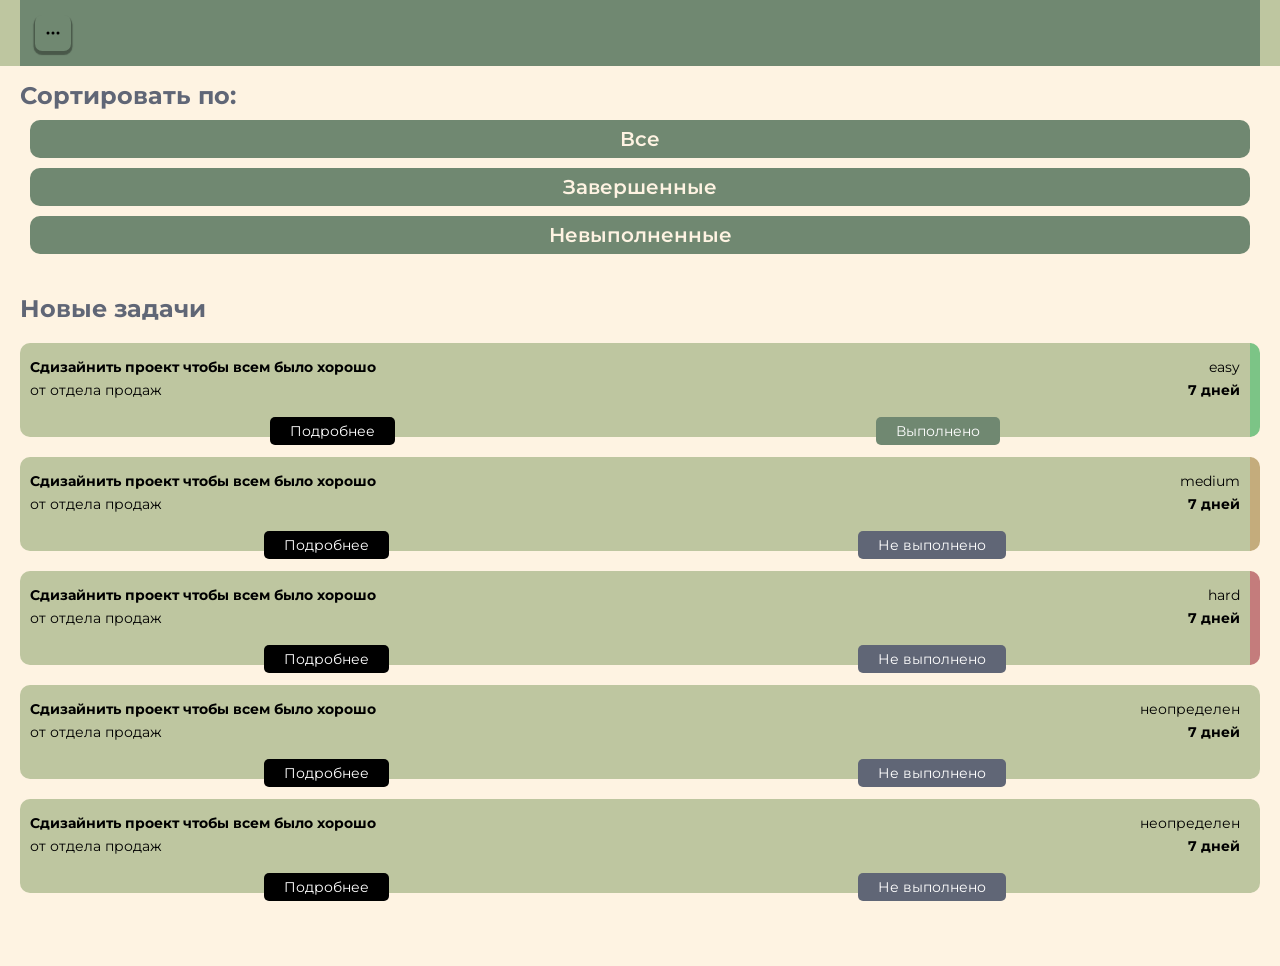
<file: template/index.html>
<!DOCTYPE html>
<html lang="en">
<head>
    <meta charset="UTF-8">
    <meta name="viewport" content="width=device-width, initial-scale=1.0">
    <title>Homepage</title>
    <link rel="stylesheet" href="./css/style.css">
</head>
<body>
    <header class="header">
        <div class="container is-header">
            <button class="menu-btn" onclick="menulistAction()">
                <img src="./images/three-dots.svg" alt="menu">
            </button>            
        </div>
    </header>
    <main>
        <div id="menu-list" style="display: none">
            <div class="container is-list">
                <ul class="menu-list">
                    <li class="menu-list__item">
                        <a href="#" class="menu-list__link">
                            <img src="./images/home.svg" alt="Home">
                            <span>Главная</span>
                        </a>
                    </li>
                    <li class="menu-list__item">
                        <a href="#" class="menu-list__link">
                            <img src="./images/task.svg" alt="Task">
                            <span>Задачи</span>
                        </a>
                    </li>
                    <li class="menu-list__item">
                        <a href="#" class="menu-list__link">
                            <img src="./images/employees.svg" alt="Employees">
                            <span>Сотрудники</span>
                        </a>
                    </li>
                    <li class="menu-list__item">
                        <a href="#" class="menu-list__link">
                            <img src="./images/kodecs.svg" alt="Kodecs">
                            <span>Правила</span>
                        </a>
                    </li>
                    <li class="menu-list__item">
                        <a href="#" class="menu-list__link">
                            <img src="./images/signup.svg" alt="Signup">
                            <span>Регистрация</span>
                        </a>
                    </li>
                    <li class="menu-list__item">
                        <a href="#" class="menu-list__link">
                            <img src="./images/login.svg" alt="Login">
                            <span>Вход</span>
                        </a>
                    </li>
                    <li class="menu-list__item">
                        <a href="#" class="menu-list__link">
                            <img src="./images/logout.svg" alt="Logout">
                            <span>Выход</span>
                        </a>
                    </li>
                </ul>
            </div>
        </div>
        <section class="categories">
            <div class="container">
                <h2 class="title">Сортировать по:</h2>
                <div class="categories-list">
                    <a href="" class="category-item">Все</a>
                    <a href="" class="category-item">Завершенные</a>
                    <a href="" class="category-item">Невыполненные</a>
                </div>
            </div>
        </section>
        <section class="tasks">
            <div class="container">
                <h2 class="title">Новые задачи</h2>
                <div class="tasks-list">
                    <div class="task-card is-easy">
                        <div class="task-card__info">
                            <div class="task-card__title">Сдизайнить проект чтобы всем было хорошо</div>
                            <div class="task-card__complexity ">easy</div>
                            <div class="task-card__title">от отдела продаж</div>
                            <div class="task-card__deadline">7 дней</div>    
                        </div>
                        <div class="task-card__buttons">
                            <a href="" class="task-card__link">Подробнее</a>
                            <div class="status is-done">Выполнено</div>
                        </div>
                    </div>
                    <div class="task-card  is-medium">
                        <div class="task-card__info">
                            <div class="task-card__title">Сдизайнить проект чтобы всем было хорошо</div>
                            <div class="task-card__complexity">medium</div>
                            <div class="task-card__title">от отдела продаж</div>
                            <div class="task-card__deadline">7 дней</div>    
                        </div>                       
                        <div class="task-card__buttons">
                            <a href="" class="task-card__link">Подробнее</a>
                            <div class="status">Не выполнено</div>
                        </div>
                    </div>
                    <div class="task-card  is-hard">
                        <div class="task-card__info">
                            <div class="task-card__title">Сдизайнить проект чтобы всем было хорошо</div>
                            <div class="task-card__complexity">hard</div>
                            <div class="task-card__title">от отдела продаж</div>
                            <div class="task-card__deadline">7 дней</div>    
                        </div>                       
                        <div class="task-card__buttons">
                            <a href="" class="task-card__link">Подробнее</a>
                            <div class="status">Не выполнено</div>
                        </div>
                    </div>
                    <div class="task-card">
                        <div class="task-card__info">
                            <div class="task-card__title">Сдизайнить проект чтобы всем было хорошо</div>
                            <div class="task-card__complexity">неопределен</div>                             
                            <div class="task-card__title">от отдела продаж</div>
                            <div class="task-card__deadline">7 дней</div> 
                        </div>                       
                        <div class="task-card__buttons">
                            <a href="" class="task-card__link">Подробнее</a>
                            <div class="status">Не выполнено</div>
                        </div>
                    </div>
                    <div class="task-card">
                        <div class="task-card__info">
                            <div class="task-card__title">Сдизайнить проект чтобы всем было хорошо</div>
                            <div class="task-card__complexity">неопределен</div>
                            <div class="task-card__title">от отдела продаж</div>
                            <div class="task-card__deadline">7 дней</div>    
                        </div>                       
                        <div class="task-card__buttons">
                            <a href="" class="task-card__link">Подробнее</a>
                            <div class="status">Не выполнено</div>
                        </div>
                    </div>
                </div>
            </div>
        </section>
    </main>


    <script src="./js/script.js"></script>
</body>
</html>
</file>
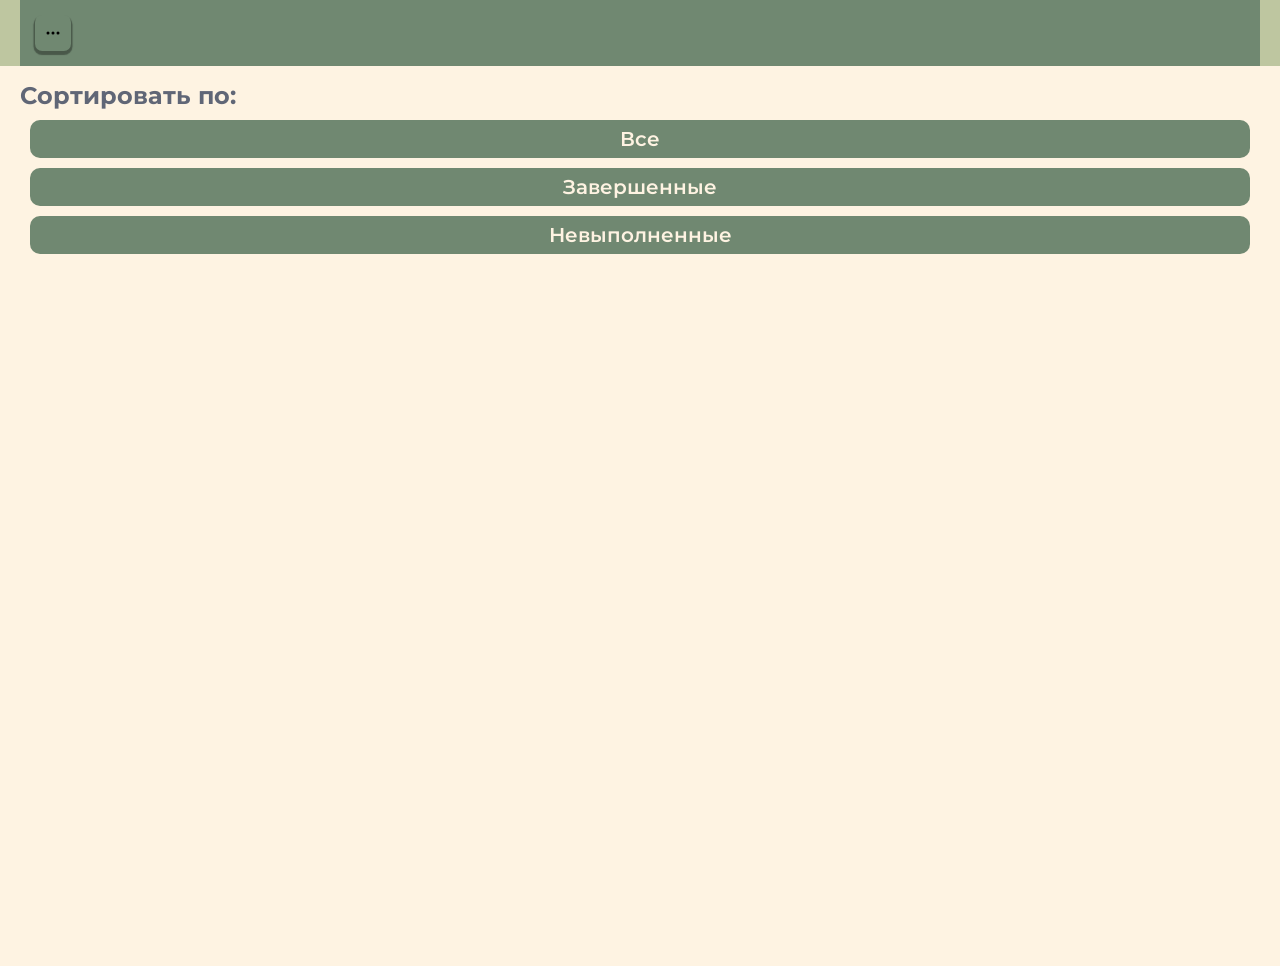
<file: template/categories.html>
<!DOCTYPE html>
<html lang="en">
<head>
    <meta charset="UTF-8">
    <meta name="viewport" content="width=device-width, initial-scale=1.0">
    <title>Categories</title>
    <link rel="stylesheet" href="./css/style.css">
</head>
<body>
    <header class="header">
        <div class="container is-header">
            <button class="menu-btn" onclick="menulistAction()">
                <img src="./images/three-dots.svg" alt="menu">
            </button>            
        </div>
    </header>
    <main>
        <div id="menu-list" style="display: none">
            <div class="container is-list">
                <ul class="menu-list">
                    <li class="menu-list__item">
                        <a href="#" class="menu-list__link">
                            <img src="./images/home.svg" alt="Home">
                            <span>Главная</span>
                        </a>
                    </li>
                    <li class="menu-list__item">
                        <a href="#" class="menu-list__link">
                            <img src="./images/task.svg" alt="Task">
                            <span>Задачи</span>
                        </a>
                    </li>
                    <li class="menu-list__item">
                        <a href="#" class="menu-list__link">
                            <img src="./images/employees.svg" alt="Employees">
                            <span>Сотрудники</span>
                        </a>
                    </li>
                    <li class="menu-list__item">
                        <a href="#" class="menu-list__link">
                            <img src="./images/kodecs.svg" alt="Kodecs">
                            <span>Правила</span>
                        </a>
                    </li>
                    <li class="menu-list__item">
                        <a href="#" class="menu-list__link">
                            <img src="./images/signup.svg" alt="Signup">
                            <span>Регистрация</span>
                        </a>
                    </li>
                    <li class="menu-list__item">
                        <a href="#" class="menu-list__link">
                            <img src="./images/login.svg" alt="Login">
                            <span>Вход</span>
                        </a>
                    </li>
                    <li class="menu-list__item">
                        <a href="#" class="menu-list__link">
                            <img src="./images/logout.svg" alt="Logout">
                            <span>Выход</span>
                        </a>
                    </li>
                </ul>
            </div>
        </div>
        <section class="categories">
            <div class="container">
                <h2 class="title">Сортировать по:</h2>
                <div class="categories-list">
                    <a href="" class="category-item">Все</a>
                    <a href="" class="category-item">Завершенные</a>
                    <a href="" class="category-item">Невыполненные</a>
                </div>
            </div>
        </section>
    </main>


    <script src="./js/script.js"></script>
</body>
</html>
</file>
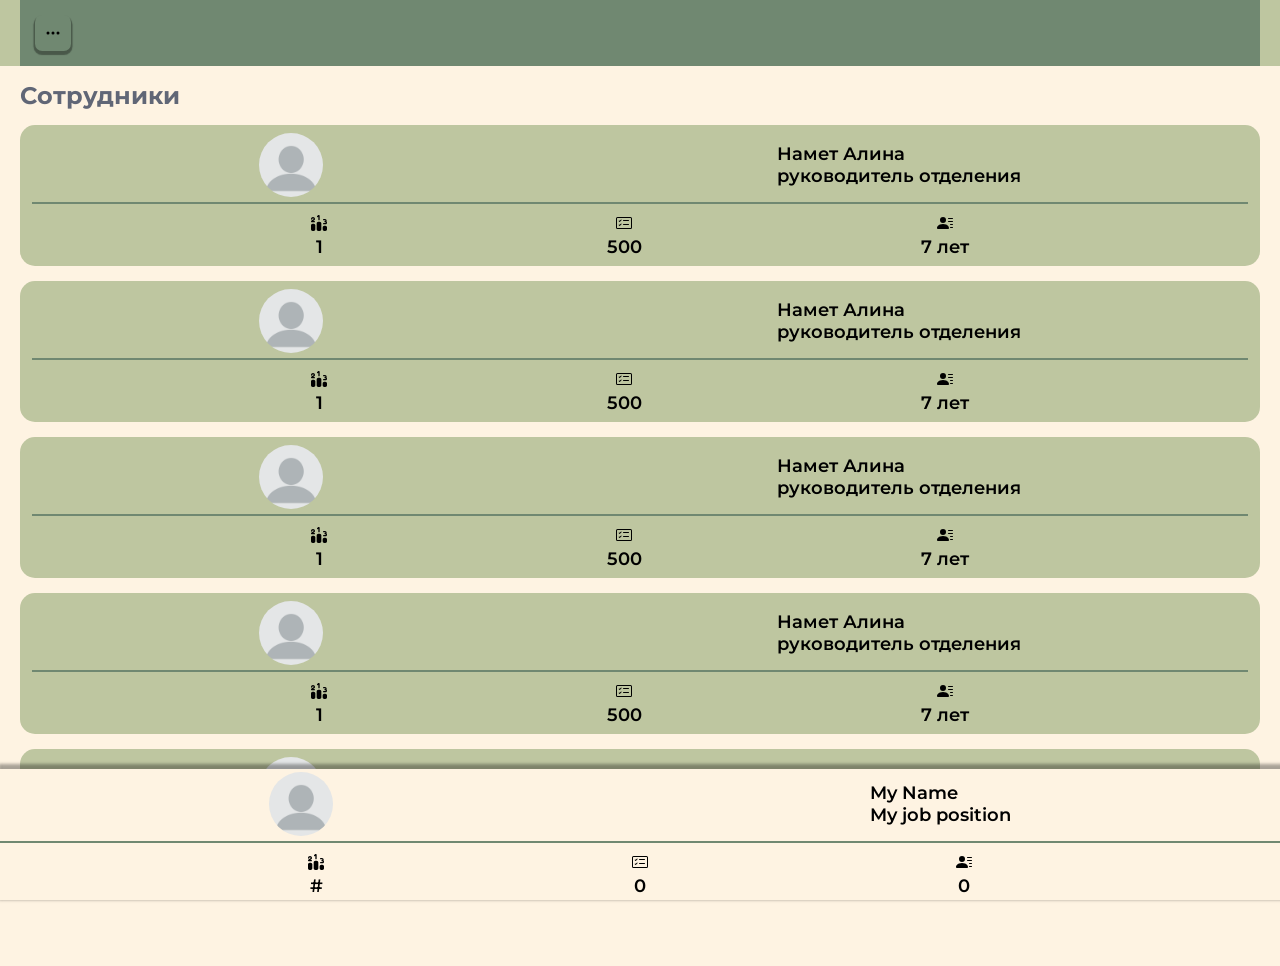
<file: template/employees.html>
<!DOCTYPE html>
<html lang="en">
<head>
    <meta charset="UTF-8">
    <meta name="viewport" content="width=device-width, initial-scale=1.0">
    <title>Employees</title>
    <link rel="stylesheet" href="./css/style.css">
</head>
<body>
    <header class="header">
        <div class="container is-header">
            <button class="menu-btn" onclick="menulistAction()">
                <img src="./images/three-dots.svg" alt="menu">
            </button>            
        </div>
    </header>
    <main>
        <div id="menu-list" style="display: none">
            <div class="container is-list">
                <ul class="menu-list">
                    <li class="menu-list__item">
                        <a href="#" class="menu-list__link">
                            <img src="./images/home.svg" alt="Home">
                            <span>Главная</span>
                        </a>
                    </li>
                    <li class="menu-list__item">
                        <a href="#" class="menu-list__link">
                            <img src="./images/task.svg" alt="Task">
                            <span>Задачи</span>
                        </a>
                    </li>
                    <li class="menu-list__item">
                        <a href="#" class="menu-list__link">
                            <img src="./images/employees.svg" alt="Employees">
                            <span>Сотрудники</span>
                        </a>
                    </li>
                    <li class="menu-list__item">
                        <a href="#" class="menu-list__link">
                            <img src="./images/kodecs.svg" alt="Kodecs">
                            <span>Правила</span>
                        </a>
                    </li>
                    <li class="menu-list__item">
                        <a href="#" class="menu-list__link">
                            <img src="./images/signup.svg" alt="Signup">
                            <span>Регистрация</span>
                        </a>
                    </li>
                    <li class="menu-list__item">
                        <a href="#" class="menu-list__link">
                            <img src="./images/login.svg" alt="Login">
                            <span>Вход</span>
                        </a>
                    </li>
                    <li class="menu-list__item">
                        <a href="#" class="menu-list__link">
                            <img src="./images/logout.svg" alt="Logout">
                            <span>Выход</span>
                        </a>
                    </li>
                </ul>
            </div>
        </div>
        <section class="employees">
            <div class="container">
                <h2 class="title">Сотрудники</h2>
                <div class="employees-list">
                    <div class="employee-card">
                        <div class="person">
                            <img src="./images/profile-photo.png" alt="employee">
                            <div class="who">
                                <p>Намет Алина</p>
                                <p>руководитель отделения</p>
                            </div>
                        </div>
                        <div class="person-info">
                            <div class="ranking">
                                <img src="./images/ranking.svg" alt="ranking">
                                <p>1</p>
                            </div>
                            <div class="num-tasks">
                                <img src="./images/card-checklist.svg" alt="checklist">
                                <p>500</p>
                            </div>
                            <div class="experience">
                                <img src="./images/person-lines.svg" alt="experiencs">
                                <p>7 лет</p>
                            </div>
                        </div>

                    </div>
                    <div class="employee-card">
                        <div class="person">
                            <img src="./images/profile-photo.png" alt="employee">
                            <div class="who">
                                <p>Намет Алина</p>
                                <p>руководитель отделения</p>
                            </div>
                        </div>
                        <div class="person-info">
                            <div class="ranking">
                                <img src="./images/ranking.svg" alt="ranking">
                                <p>1</p>
                            </div>
                            <div class="num-tasks">
                                <img src="./images/card-checklist.svg" alt="checklist">
                                <p>500</p>
                            </div>
                            <div class="experience">
                                <img src="./images/person-lines.svg" alt="experiencs">
                                <p>7 лет</p>
                            </div>
                        </div>
                    </div>
                    <div class="employee-card">
                        <div class="person">
                            <img src="./images/profile-photo.png" alt="employee">
                            <div class="who">
                                <p>Намет Алина</p>
                                <p>руководитель отделения</p>
                            </div>
                        </div>
                        <div class="person-info">
                            <div class="ranking">
                                <img src="./images/ranking.svg" alt="ranking">
                                <p>1</p>
                            </div>
                            <div class="num-tasks">
                                <img src="./images/card-checklist.svg" alt="checklist">
                                <p>500</p>
                            </div>
                            <div class="experience">
                                <img src="./images/person-lines.svg" alt="experiencs">
                                <p>7 лет</p>
                            </div>
                        </div>
                    </div>
                    <div class="employee-card">
                        <div class="person">
                            <img src="./images/profile-photo.png" alt="employee">
                            <div class="who">
                                <p>Намет Алина</p>
                                <p>руководитель отделения</p>
                            </div>
                        </div>
                        <div class="person-info">
                            <div class="ranking">
                                <img src="./images/ranking.svg" alt="ranking">
                                <p>1</p>
                            </div>
                            <div class="num-tasks">
                                <img src="./images/card-checklist.svg" alt="checklist">
                                <p>500</p>
                            </div>
                            <div class="experience">
                                <img src="./images/person-lines.svg" alt="experiencs">
                                <p>7 лет</p>
                            </div>
                        </div>
                    </div>
                    <div class="employee-card">
                        <div class="person">
                            <img src="./images/profile-photo.png" alt="employee">
                            <div class="who">
                                <p>Намет Алина</p>
                                <p>руководитель отделения</p>
                            </div>
                        </div>
                        <div class="person-info">
                            <div class="ranking">
                                <img src="./images/ranking.svg" alt="ranking">
                                <p>1</p>
                            </div>
                            <div class="num-tasks">
                                <img src="./images/card-checklist.svg" alt="checklist">
                                <p>500</p>
                            </div>
                            <div class="experience">
                                <img src="./images/person-lines.svg" alt="experiencs">
                                <p>7 лет</p>
                            </div>
                        </div>
                    </div>
                </div>
            </div>
            <div class="employee-card is-me">
                <div class="person">
                    <img src="./images/profile-photo.png" alt="employee">
                    <div class="who">
                        <p>My Name</p>
                        <p>My job position</p>
                    </div>
                </div>
                <div class="person-info">
                    <div class="ranking">
                        <img src="./images/ranking.svg" alt="ranking">
                        <p>#</p>
                    </div>
                    <div class="num-tasks">
                        <img src="./images/card-checklist.svg" alt="checklist">
                        <p>0</p>
                    </div>
                    <div class="experience">
                        <img src="./images/person-lines.svg" alt="experiencs">
                        <p>0</p>
                    </div>
                </div>
            </div>
        </section>
    </main>


    <script src="./js/script.js"></script>
</body>
</html>
</file>
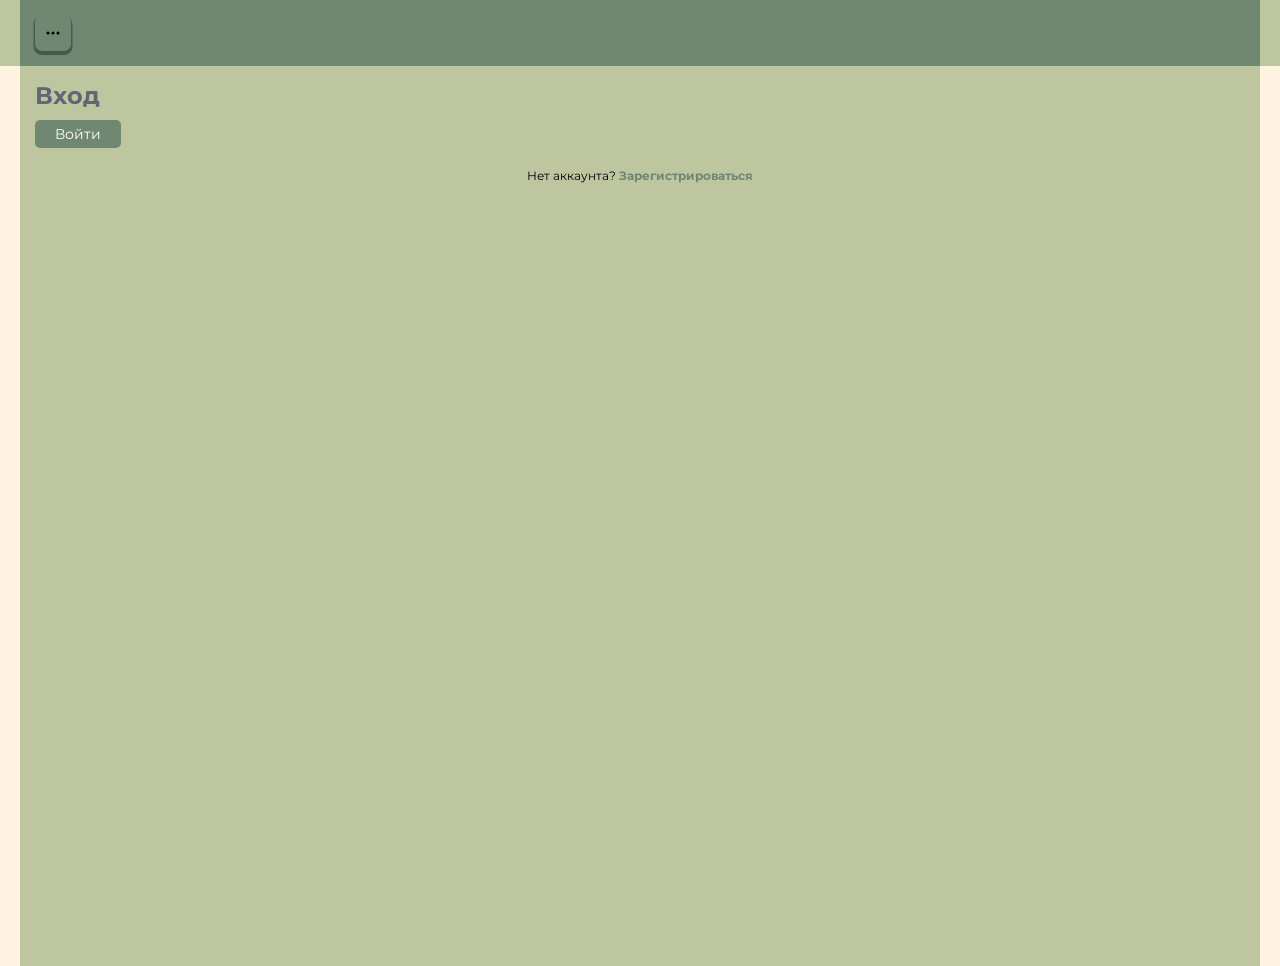
<file: template/login.html>
<!DOCTYPE html>
<html lang="en">
<head>
    <meta charset="UTF-8">
    <meta name="viewport" content="width=device-width, initial-scale=1.0">
    <title>login</title>
    <link rel="stylesheet" href="./css/style.css">
</head>
<body>
    <header class="header">
        <div class="container is-header">
            <button class="menu-btn" onclick="menulistAction()">
                <img src="./images/three-dots.svg" alt="menu">
            </button>            
        </div>
    </header>
    <main>
        <div id="menu-list" style="display: none">
            <div class="container is-list">
                <ul class="menu-list">
                    <li class="menu-list__item">
                        <a href="#" class="menu-list__link">
                            <img src="./images/home.svg" alt="Home">
                            <span>Главная</span>
                        </a>
                    </li>
                    <li class="menu-list__item">
                        <a href="#" class="menu-list__link">
                            <img src="./images/task.svg" alt="Task">
                            <span>Задачи</span>
                        </a>
                    </li>
                    <li class="menu-list__item">
                        <a href="#" class="menu-list__link">
                            <img src="./images/employees.svg" alt="Employees">
                            <span>Сотрудники</span>
                        </a>
                    </li>
                    <li class="menu-list__item">
                        <a href="#" class="menu-list__link">
                            <img src="./images/kodecs.svg" alt="Kodecs">
                            <span>Правила</span>
                        </a>
                    </li>
                    <li class="menu-list__item">
                        <a href="#" class="menu-list__link">
                            <img src="./images/signup.svg" alt="Signup">
                            <span>Регистрация</span>
                        </a>
                    </li>
                    <li class="menu-list__item">
                        <a href="#" class="menu-list__link">
                            <img src="./images/login.svg" alt="Login">
                            <span>Вход</span>
                        </a>
                    </li>
                    <li class="menu-list__item">
                        <a href="#" class="menu-list__link">
                            <img src="./images/logout.svg" alt="Logout">
                            <span>Выход</span>
                        </a>
                    </li>
                </ul>
            </div>
        </div>
        <section class="auth">
            <div class="container is-registration">
                <h2 class="title">Вход</h2>
                <form method="post">
                    <button class="btn-success is-done">Войти</button>
                </form>
                <p class="help">Нет аккаунта? <a href="#" class="help-link">Зарегистрироваться</a></p>
            </div>
        </section>
    </main>


    <script src="./js/script.js"></script>
</body>
</html>
</file>
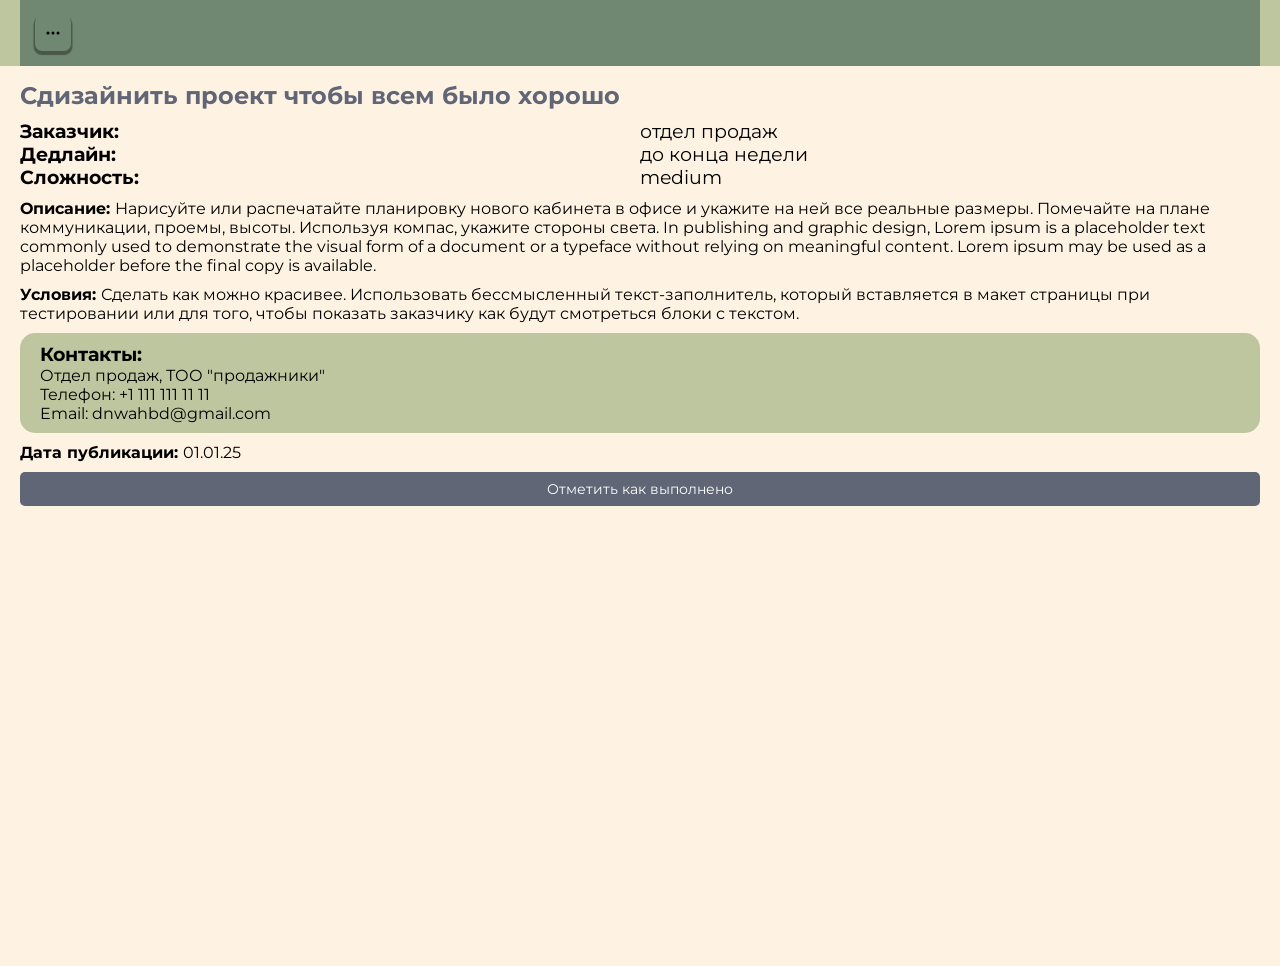
<file: template/post-task.html>
<!DOCTYPE html>
<html lang="en">
<head>
    <meta charset="UTF-8">
    <meta name="viewport" content="width=device-width, initial-scale=1.0">
    <title>Post-task</title>
    <link rel="stylesheet" href="./css/style.css">
</head>
<body>
    <header class="header">
        <div class="container is-header">
            <button class="menu-btn" onclick="menulistAction()">
                <img src="./images/three-dots.svg" alt="menu">
            </button>            
        </div>
    </header>
    <main>
        <div id="menu-list" style="display: none">
            <div class="container is-list">
                <ul class="menu-list">
                    <li class="menu-list__item">
                        <a href="#" class="menu-list__link">
                            <img src="./images/home.svg" alt="Home">
                            <span>Главная</span>
                        </a>
                    </li>
                    <li class="menu-list__item">
                        <a href="#" class="menu-list__link">
                            <img src="./images/task.svg" alt="Task">
                            <span>Задачи</span>
                        </a>
                    </li>
                    <li class="menu-list__item">
                        <a href="#" class="menu-list__link">
                            <img src="./images/employees.svg" alt="Employees">
                            <span>Сотрудники</span>
                        </a>
                    </li>
                    <li class="menu-list__item">
                        <a href="#" class="menu-list__link">
                            <img src="./images/kodecs.svg" alt="Kodecs">
                            <span>Правила</span>
                        </a>
                    </li>
                    <li class="menu-list__item">
                        <a href="#" class="menu-list__link">
                            <img src="./images/signup.svg" alt="Signup">
                            <span>Регистрация</span>
                        </a>
                    </li>
                    <li class="menu-list__item">
                        <a href="#" class="menu-list__link">
                            <img src="./images/login.svg" alt="Login">
                            <span>Вход</span>
                        </a>
                    </li>
                    <li class="menu-list__item">
                        <a href="#" class="menu-list__link">
                            <img src="./images/logout.svg" alt="Logout">
                            <span>Выход</span>
                        </a>
                    </li>
                </ul>
            </div>
        </div>
        <section class="post-task">
            <div class="container">
                <h1 class="title">Сдизайнить проект чтобы всем было хорошо</h1>
                <h3 class="post-task__about">Заказчик: <span>отдел продаж</span></h3>
                <h3 class="post-task__about">Дедлайн: <span>до конца недели</span></h3>
                <h3 class="post-task__about">Сложность: <span>medium</span></h3>
                <p class="post-task__content"><strong>Описание: </strong>Нарисуйте или распечатайте планировку нового кабинета в офисе и укажите на ней все реальные размеры. Помечайте на плане коммуникации, проемы, высоты. Используя компас, укажите стороны света. In publishing and graphic design, Lorem ipsum is a placeholder text commonly used to demonstrate the visual form of a document or a typeface without relying on meaningful content. Lorem ipsum may be used as a placeholder before the final copy is available.</p>
                <p class="post-task__content"><strong>Условия: </strong>Сделать как можно красивее. Использовать бессмысленный текст-заполнитель, который вставляется в макет страницы при тестировании или для того, чтобы показать заказчику как будут смотреться блоки с текстом.</p>
                <div class="post-task__contacts">
                    <h3 class="post-task__about">Контакты:</h3>
                    <ul class="post-task__address">
                        <li>Отдел продаж, ТОО "продажники"</li>
                        <li>Телефон: +1 111 111 11 11</li>
                        <li>Email: dnwahbd@gmail.com</li>
                    </ul>
                </div>
                <p class="post-task__content"><strong>Дата публикации: </strong>01.01.25</p>
                <button class="btn-success is-allwidth">Отметить как выполнено</button>
            </div>
        </section>
    </main>


    <script src="./js/script.js"></script>
</body>
</html>
</file>
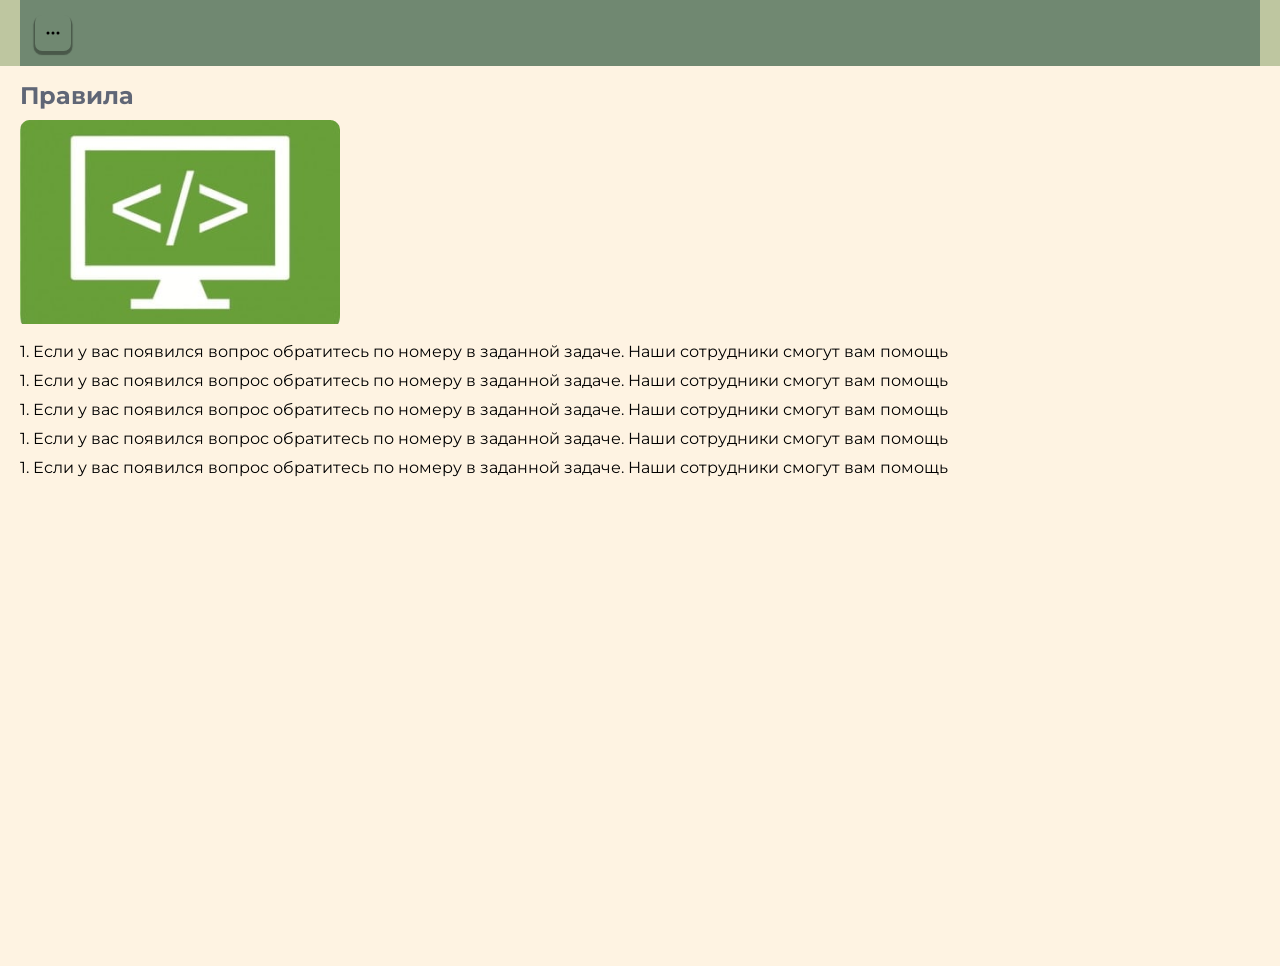
<file: template/rules.html>
<!DOCTYPE html>
<html lang="en">
<head>
    <meta charset="UTF-8">
    <meta name="viewport" content="width=device-width, initial-scale=1.0">
    <title>Rules</title>
    <link rel="stylesheet" href="./css/style.css">
</head>
<body>
    <header class="header">
        <div class="container is-header">
            <button class="menu-btn" onclick="menulistAction()">
                <img src="./images/three-dots.svg" alt="menu">
            </button>            
        </div>
    </header>
    <main>
        <div id="menu-list" style="display: none">
            <div class="container is-list">
                <ul class="menu-list">
                    <li class="menu-list__item">
                        <a href="#" class="menu-list__link">
                            <img src="./images/home.svg" alt="Home">
                            <span>Главная</span>
                        </a>
                    </li>
                    <li class="menu-list__item">
                        <a href="#" class="menu-list__link">
                            <img src="./images/task.svg" alt="Task">
                            <span>Задачи</span>
                        </a>
                    </li>
                    <li class="menu-list__item">
                        <a href="#" class="menu-list__link">
                            <img src="./images/employees.svg" alt="Employees">
                            <span>Сотрудники</span>
                        </a>
                    </li>
                    <li class="menu-list__item">
                        <a href="#" class="menu-list__link">
                            <img src="./images/kodecs.svg" alt="Kodecs">
                            <span>Правила</span>
                        </a>
                    </li>
                    <li class="menu-list__item">
                        <a href="#" class="menu-list__link">
                            <img src="./images/signup.svg" alt="Signup">
                            <span>Регистрация</span>
                        </a>
                    </li>
                    <li class="menu-list__item">
                        <a href="#" class="menu-list__link">
                            <img src="./images/login.svg" alt="Login">
                            <span>Вход</span>
                        </a>
                    </li>
                    <li class="menu-list__item">
                        <a href="#" class="menu-list__link">
                            <img src="./images/logout.svg" alt="Logout">
                            <span>Выход</span>
                        </a>
                    </li>
                </ul>
            </div>
        </div>
        <section class="rules">
            <div class="container">
                <h2 class="title">Правила</h2>
                <img src="./images/computer.png" alt="computer">
                <div class="rules-list">
                    <div class="rules-card">
                        <p class="post-task__content">1. Если у вас появился вопрос обратитесь по номеру в заданной задаче. Наши сотрудники смогут вам помощь 
                        </p>
                    </div>
                    <div class="rules-card">
                        <p class="post-task__content">1. Если у вас появился вопрос обратитесь по номеру в заданной задаче. Наши сотрудники смогут вам помощь 
                        </p>
                    </div>
                    <div class="rules-card">
                        <p class="post-task__content">1. Если у вас появился вопрос обратитесь по номеру в заданной задаче. Наши сотрудники смогут вам помощь 
                        </p>
                    </div>
                    <div class="rules-card">
                        <p class="post-task__content">1. Если у вас появился вопрос обратитесь по номеру в заданной задаче. Наши сотрудники смогут вам помощь 
                        </p>
                    </div>
                    <div class="rules-card">
                        <p class="post-task__content">1. Если у вас появился вопрос обратитесь по номеру в заданной задаче. Наши сотрудники смогут вам помощь 
                        </p>
                    </div>
                </div>
            </div>
        </section>
    </main>


    <script src="./js/script.js"></script>
</body>
</html>
</file>
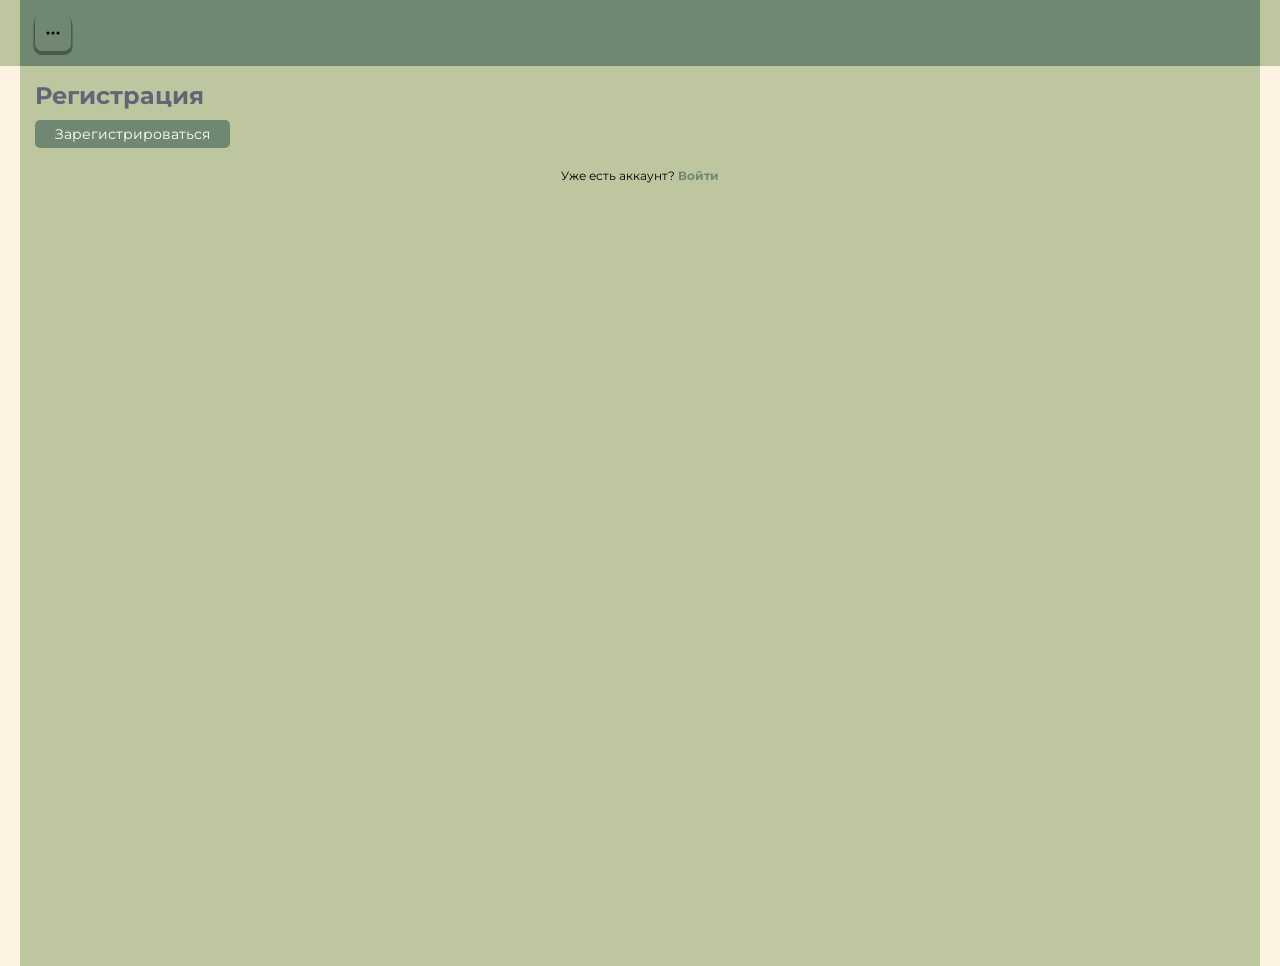
<file: template/sign-up.html>
<!DOCTYPE html>
<html lang="en">
<head>
    <meta charset="UTF-8">
    <meta name="viewport" content="width=device-width, initial-scale=1.0">
    <title>sign-up</title>
    <link rel="stylesheet" href="./css/style.css">
</head>
<body>
    <header class="header">
        <div class="container is-header">
            <button class="menu-btn" onclick="menulistAction()">
                <img src="./images/three-dots.svg" alt="menu">
            </button>            
        </div>
    </header>
    <main>
        <div id="menu-list" style="display: none">
            <div class="container is-list">
                <ul class="menu-list">
                    <li class="menu-list__item">
                        <a href="#" class="menu-list__link">
                            <img src="./images/home.svg" alt="Home">
                            <span>Главная</span>
                        </a>
                    </li>
                    <li class="menu-list__item">
                        <a href="#" class="menu-list__link">
                            <img src="./images/task.svg" alt="Task">
                            <span>Задачи</span>
                        </a>
                    </li>
                    <li class="menu-list__item">
                        <a href="#" class="menu-list__link">
                            <img src="./images/employees.svg" alt="Employees">
                            <span>Сотрудники</span>
                        </a>
                    </li>
                    <li class="menu-list__item">
                        <a href="#" class="menu-list__link">
                            <img src="./images/kodecs.svg" alt="Kodecs">
                            <span>Правила</span>
                        </a>
                    </li>
                    <li class="menu-list__item">
                        <a href="#" class="menu-list__link">
                            <img src="./images/signup.svg" alt="Signup">
                            <span>Регистрация</span>
                        </a>
                    </li>
                    <li class="menu-list__item">
                        <a href="#" class="menu-list__link">
                            <img src="./images/login.svg" alt="Login">
                            <span>Вход</span>
                        </a>
                    </li>
                    <li class="menu-list__item">
                        <a href="#" class="menu-list__link">
                            <img src="./images/logout.svg" alt="Logout">
                            <span>Выход</span>
                        </a>
                    </li>
                </ul>
            </div>
        </div>
        <section class="auth">
            <div class="container is-registration">
                <h2 class="title">Регистрация</h2>
                <form method="post">
                    <button class="btn-success is-done">Зарегистрироваться</button>
                </form>
                <p class="help">Уже есть аккаунт? <a href="#" class="help-link">Войти</a></p>
            </div>
        </section>
    </main>


    <script src="./js/script.js"></script>
</body>
</html>
</file>
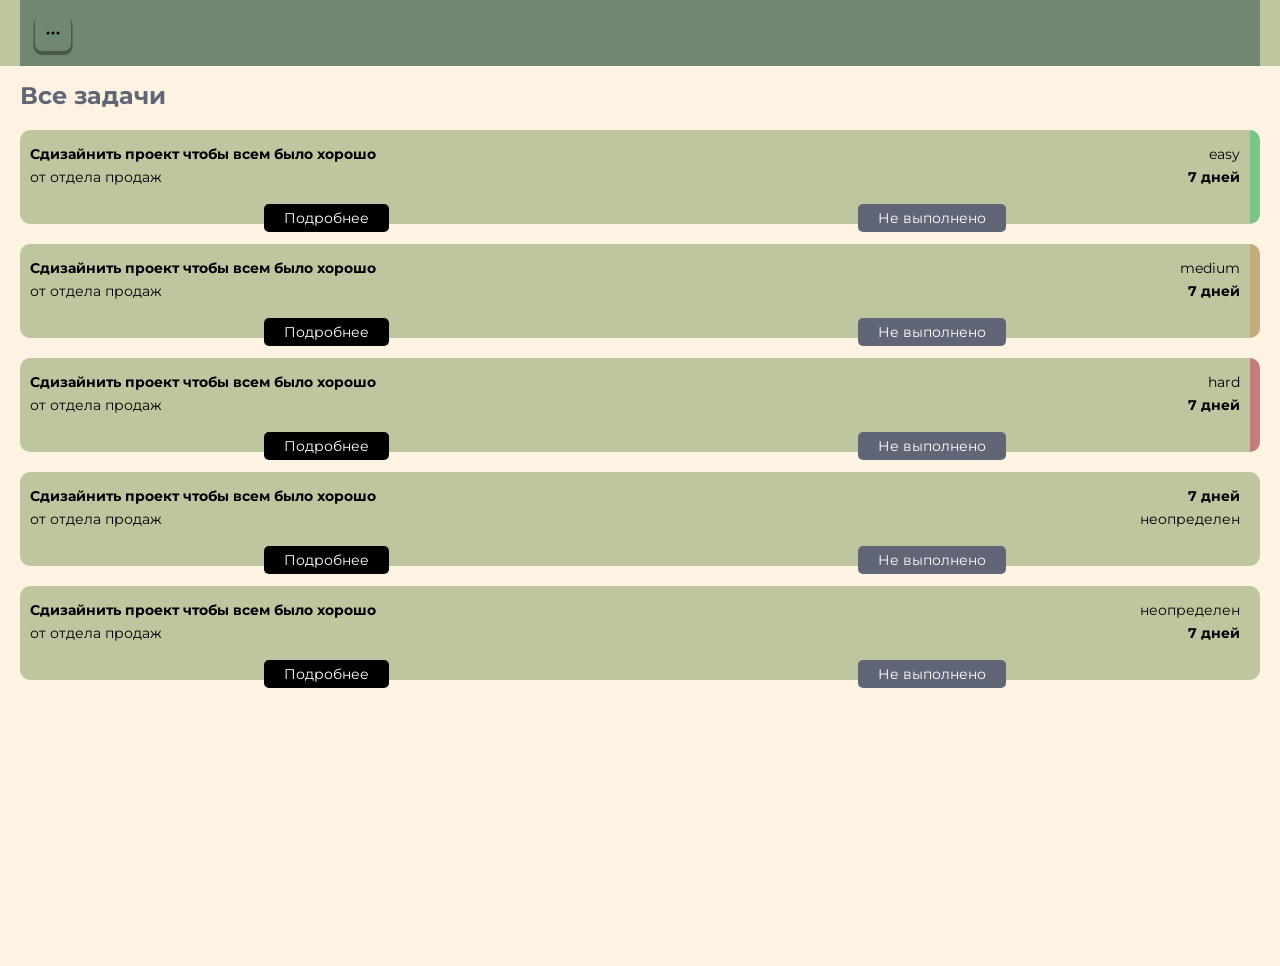
<file: template/tasks.html>
<!DOCTYPE html>
<html lang="en">
<head>
    <meta charset="UTF-8">
    <meta name="viewport" content="width=device-width, initial-scale=1.0">
    <title>Tasks</title>
    <link rel="stylesheet" href="./css/style.css">
</head>
<body>
    <header class="header">
        <div class="container is-header">
            <button class="menu-btn" onclick="menulistAction()">
                <img src="./images/three-dots.svg" alt="menu">
            </button>            
        </div>
    </header>
    <main>
        <div id="menu-list" style="display: none">
            <div class="container is-list">
                <ul class="menu-list">
                    <li class="menu-list__item">
                        <a href="#" class="menu-list__link">
                            <img src="./images/home.svg" alt="Home">
                            <span>Главная</span>
                        </a>
                    </li>
                    <li class="menu-list__item">
                        <a href="#" class="menu-list__link">
                            <img src="./images/task.svg" alt="Task">
                            <span>Задачи</span>
                        </a>
                    </li>
                    <li class="menu-list__item">
                        <a href="#" class="menu-list__link">
                            <img src="./images/employees.svg" alt="Employees">
                            <span>Сотрудники</span>
                        </a>
                    </li>
                    <li class="menu-list__item">
                        <a href="#" class="menu-list__link">
                            <img src="./images/kodecs.svg" alt="Kodecs">
                            <span>Правила</span>
                        </a>
                    </li>
                    <li class="menu-list__item">
                        <a href="#" class="menu-list__link">
                            <img src="./images/signup.svg" alt="Signup">
                            <span>Регистрация</span>
                        </a>
                    </li>
                    <li class="menu-list__item">
                        <a href="#" class="menu-list__link">
                            <img src="./images/login.svg" alt="Login">
                            <span>Вход</span>
                        </a>
                    </li>
                    <li class="menu-list__item">
                        <a href="#" class="menu-list__link">
                            <img src="./images/logout.svg" alt="Logout">
                            <span>Выход</span>
                        </a>
                    </li>
                </ul>
            </div>
        </div>
        <section class="tasks">
            <div class="container">
                <h2 class="title">Все задачи</h2>
                <div class="tasks-list">
                    <div class="task-card is-easy">
                        <div class="task-card__info">
                            <div class="task-card__title">Сдизайнить проект чтобы всем было хорошо</div>
                            <div class="task-card__complexity ">easy</div>
                            <div class="task-card__title">от отдела продаж</div>
                            <div class="task-card__deadline">7 дней</div>    
                        </div>                       
                        <div class="task-card__buttons">
                            <a href="" class="task-card__link">Подробнее</a>
                            <div class="status ">Не выполнено</div>
                        </div>
                    </div>
                    <div class="task-card  is-medium">
                        <div class="task-card__info">
                            <div class="task-card__title">Сдизайнить проект чтобы всем было хорошо</div>
                            <div class="task-card__complexity">medium</div>
                            <div class="task-card__title">от отдела продаж</div>
                            <div class="task-card__deadline">7 дней</div>    
                        </div>                       
                        <div class="task-card__buttons">
                            <a href="" class="task-card__link">Подробнее</a>
                            <div class="status ">Не выполнено</div>
                        </div>
                    </div>
                    <div class="task-card  is-hard">
                        <div class="task-card__info">
                            <div class="task-card__title">Сдизайнить проект чтобы всем было хорошо</div>
                            <div class="task-card__complexity">hard</div>
                            <div class="task-card__title">от отдела продаж</div>
                            <div class="task-card__deadline">7 дней</div>    
                        </div>                       
                        <div class="task-card__buttons">
                            <a href="" class="task-card__link">Подробнее</a>
                            <div class="status">Не выполнено</div>
                        </div>
                    </div>
                    <div class="task-card">
                        <div class="task-card__info">
                            <div class="task-card__title">Сдизайнить проект чтобы всем было хорошо</div>
                            <div class="task-card__deadline">7 дней</div>   
                            <div class="task-card__title">от отдела продаж</div>
                            <div class="task-card__complexity">неопределен</div>
                        </div>                       
                        <div class="task-card__buttons">
                            <a href="" class="task-card__link">Подробнее</a>
                            <div class="status ">Не выполнено</div>
                        </div>
                    </div>
                    <div class="task-card">
                        <div class="task-card__info">
                            <div class="task-card__title">Сдизайнить проект чтобы всем было хорошо</div>
                            <div class="task-card__complexity">неопределен</div>
                            <div class="task-card__title">от отдела продаж</div>
                            <div class="task-card__deadline">7 дней</div>    
                        </div>                       
                        <div class="task-card__buttons">
                            <a href="" class="task-card__link">Подробнее</a>
                            <div class="status">Не выполнено</div>
                        </div>
                    </div>
                </div>
            </div>
        </section>
    </main>


    <script src="./js/script.js"></script>
</body>
</html>
</file>
<file: template/css/style.css>
@import url('https://fonts.googleapis.com/css2?family=Crimson+Text:ital,wght@0,400;0,600;0,700;1,400;1,600;1,700&family=Inter:ital,opsz,wght@0,14..32,100..900;1,14..32,100..900&family=Montserrat:ital,wght@0,100..900;1,100..900&display=swap');
*{
    margin: 0px;
    padding: 0px;
    box-sizing: border-box;
    font-family: "Montserrat", sans-serif;
    /* font-family: "Inter", sans-serif; */
    /* font-family: "Crimson Text", serif; */
    
}
:root {
    --light: #FEF3E2;
    --secondary: #BEC6A0;
    --main: #708871;
    --dark: #606676;
}
main{
    background-color: var(--light);
    min-height: 100vh;
    /* padding-top: 60px; */
}
.container{
    margin: 0 20px;   
    padding: 15px 0;
}
.is-header{
    background-color: var(--main);
}
.is-list{
    border-radius: 0 0 10px 10px;
    background-color: var(--main);
    border: double 10px var(--light);
}
.is-registration{
    background-color: var(--secondary);
    height: 100vh;
    padding: 15px;
}
.header{
    background-color: var(--secondary);
    /* position: fixed;
    width: 100%;
    z-index: 99; */
}
.menu-btn{
    background-color: transparent;
    padding: 10px;
    margin-left: 15px;
    display:flex;
    text-align: center;
    justify-content: center;
    border:none;
    border-radius: 20%;
    box-shadow: 0px 2.5px 1px 1.5px rgba(0,0,0,0.35);
    cursor: pointer;
}
.main{
    background-color: var(--light);
}
.menu-list{
    list-style: none;
    display:flex;
    flex-direction: column;
    gap: 3px;
}
.menu-list__link{
    text-decoration: none;
    color: black;
}
.menu-list__link img{
    position: relative;
    top: 2.5px;
    margin: 0 10px;
}



.title{
    color:var(--dark);
    margin-bottom: 10px;
}
.category-item{
    text-decoration: none;
    color: var(--light);
    margin: 10px;
    background-color: var(--main);
    display: flex;
    padding: 7px 0;
    justify-content: center;
    font-size: 20px;
    font-weight: 600;
    border-radius: 10px;
}
.category-item:hover{
    background: linear-gradient(180deg, rgba(112,136,113,1) 0%, rgba(190, 198, 160,1) 100%);
    /* background-color: var(--secondary); */
}
.task-card{
    background-color: var(--secondary);
    margin: 20px 0;
    padding: 10px;
    border-right: solid 10px var(--secondary);
    border-radius: 10px;
}
.task-card__info{
    display: grid;
    grid-template-columns: 70% 30%; 
    /* gap: 5px; */
}
.task-card__title, .task-card__deadline, .task-card__complexity{
    font-size: 14px;
    margin-top: 5px;    
}
.task-card__title:nth-child(1), .task-card__deadline{
    font-weight: bold;
}
.task-card__deadline, .task-card__complexity{
    /* border-top: dashed 1px black; */
    text-align: end;
}  
.task-card__buttons{
    position: relative;
    top: 18px;
    display:flex;
    justify-content: space-around;
}
.task-card__link, .status, .btn-success{
    text-decoration: none;
    border:none;
    background-color: var(--dark);
    padding: 5px 20px;
    border-radius: 5px;
    color: white;
    font-size: 14px;
}
.is-allwidth{
    width: 100%;
    padding: 8px 20px;
}
.task-card__link{
    background-color: black;
}
.is-done{
    background-color: var(--main);
}
.is-hard{
    border-right: solid 10px rgb(196, 124, 124);
}
.is-medium{
    border-right: solid 10px rgb(196, 172, 124);
}
.is-easy{
    border-right: solid 10px rgb(124, 196, 134);
}





.post-task__content{
    margin: 10px 0;
}
.post-task__contacts{
    background-color: var(--secondary);
    padding: 10px 20px;
    border-radius: 15px;
}
.post-task__address{
    list-style: none;
}
.post-task__about span{
    font-weight: 400;
}
.post-task__about{
    display:grid;
    grid-template-columns: 50% 50%;
}





.employee-card{
    background-color: var(--secondary);
    padding: 8px 12px;
    border-radius: 15px;
    font-size: 18px;
    font-weight: 600;
    margin: 15px 0;
}
.person, .person-info{
    display: flex;
    align-items: center;
    justify-content: space-around;
}
.person-info{
    margin-top: 5px ;
    padding-top: 10px ;
    border-top: solid 2px var(--main);
    justify-content: space-evenly;
    text-align: center;
}
.ranking img{
    height: 16px;
    width: 16px;
}
.person img{
    border-radius: 50%;
    height: 64px;
    width:64px;
}
.is-me{
    position: fixed;
    width: 100%;
    bottom: -15px;
    background-color: var(--light);
    padding: 3px 0;
    border-radius: 0;
    box-shadow: 0px -2.5px 3px 2.5px rgba(0, 0, 0, 0.35);
}




.help{
    font-size: 12px;
    text-align: center;
    margin-top: 20px;
}
.help-link{
    text-decoration: none;
    font-weight: bold;
    color: var(--main);
}


/* .rules img{
    width: 
} */
</file>
